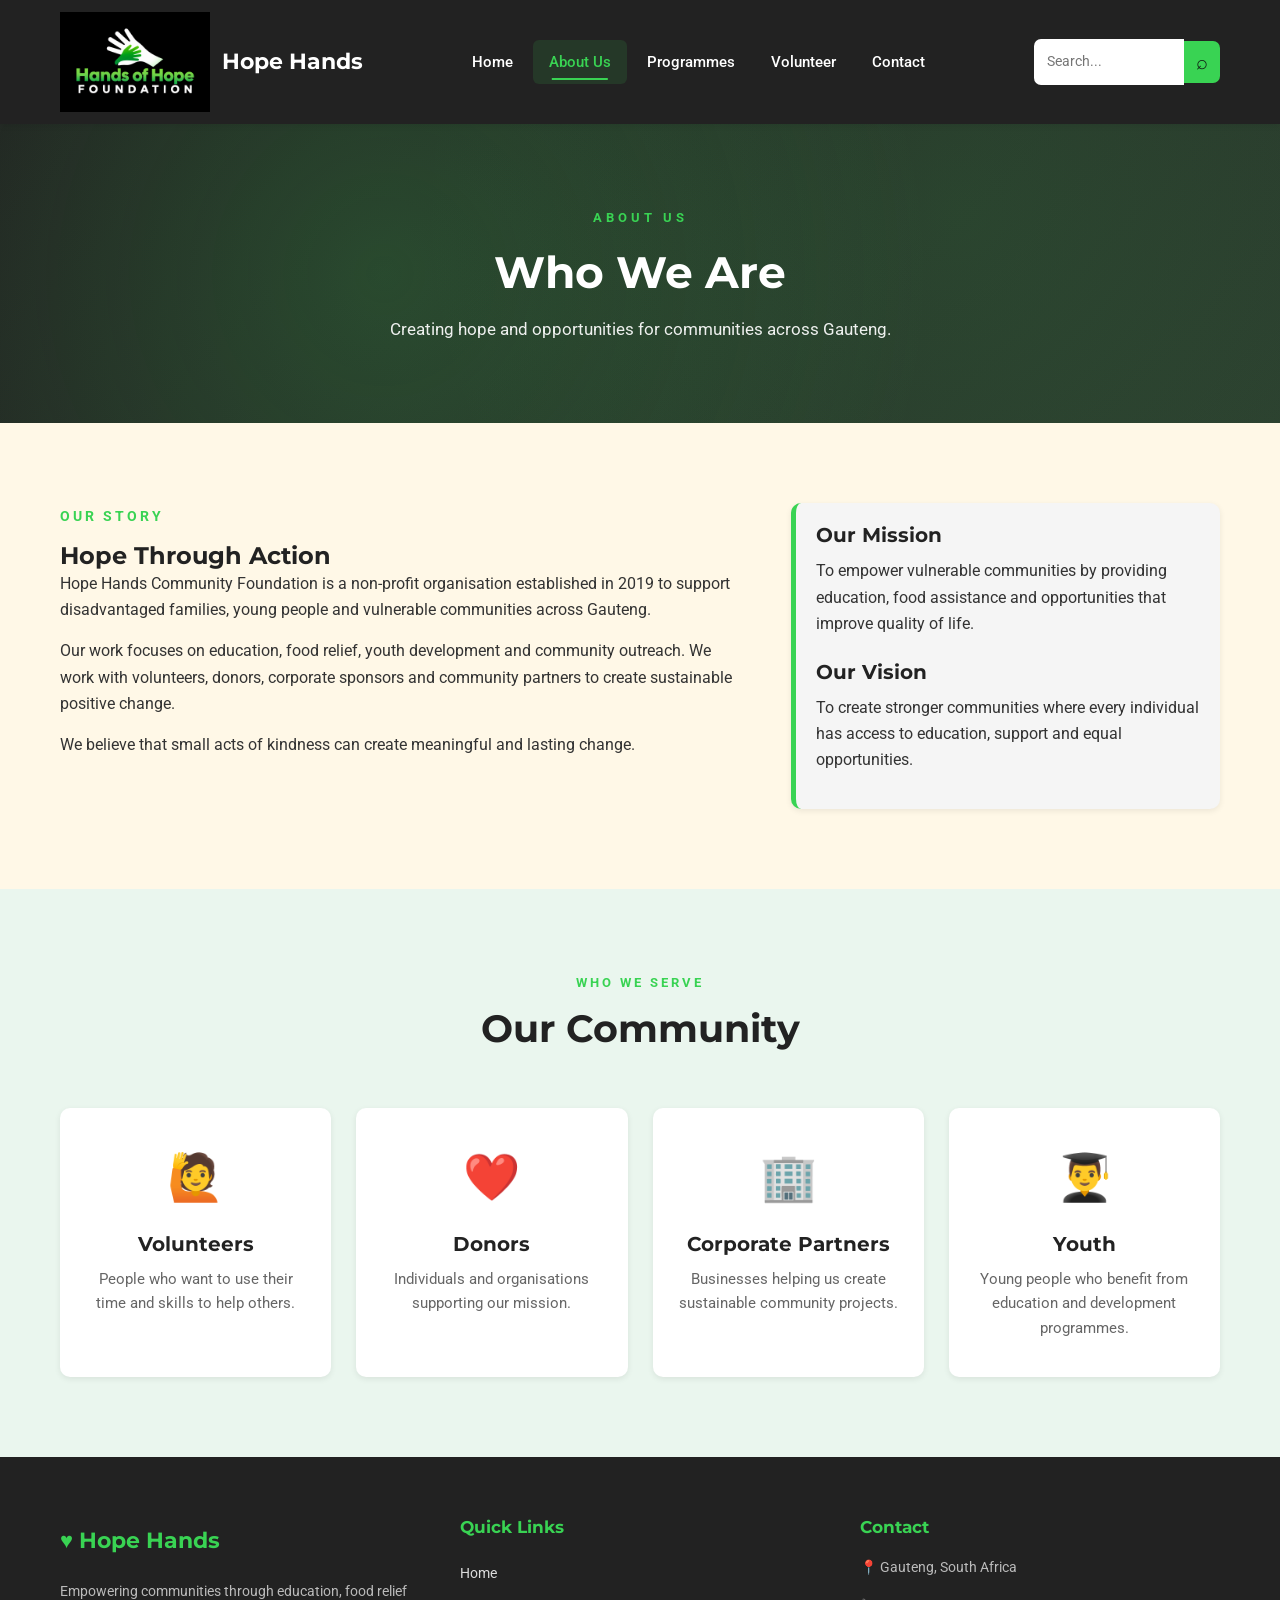
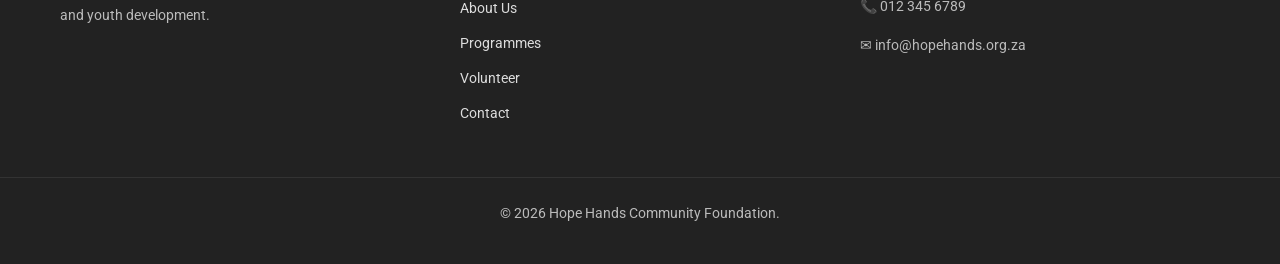
<file: about.html>
<!DOCTYPE html>
<html lang="en">

<head>

    <meta charset="UTF-8">

    <meta name="viewport" content="width=device-width, initial-scale=1.0">

    <title>About Us | Hope Hands Community Foundation</title>

    <link href="https://fonts.googleapis.com/css2?family=Montserrat:wght@500;600;700;800&family=Roboto:wght@300;400;500;700&display=swap" rel="stylesheet">

    <link rel="stylesheet" href="style.css">

    <style>
        .section-label{
            color: #39d353;
            font-weight: bold;
            font-size: 14px;
        }
        .info-box{
            background-color: #f5f5f5;
            padding: 20px;
            border-left: 5px solid #39d353;
        }
    </style>

</head>

<body>


<header class="header">

    <div class="container nav-container">

        <a href="index.html" class="logo">
            <img src="76a38eb5634f5338319b87c08accb5f3b7d0631408f3b21e25174c437a8ad491.png" alt="Hope Hands Logo">
            <span>Hope Hands</span>
        </a>

        <button class="menu-toggle" id="menuToggle">☰</button>

        <nav id="mainNav">

            <a href="index.html">Home</a>

            <a href="about.html" class="active">About Us</a>

            <a href="programmes.html">Programmes</a>

            <a href="volunteer.html">Volunteer</a>

            <a href="contact.html">Contact</a>

        </nav>
            <form class="site-search" id="siteSearchForm" role="search">
                <label class="sr-only" for="siteSearchInput">Search the website</label>
                <input type="search" id="siteSearchInput" placeholder="Search..." autocomplete="off" aria-label="Search website">
                <button type="submit" aria-label="Submit search">⌕</button>
                <div class="search-results" id="searchResults" role="status" aria-live="polite"></div>
            </form>

    </div>

</header>


<section class="page-banner">

    <div class="container">

        <span>ABOUT US</span>

        <h1 style="text-align: center;">Who We Are</h1>

        <p>
            Creating hope and opportunities for communities across Gauteng.
        </p>

    </div>

</section>


<section class="section">

    <div class="container two-column">

        <div>

            <span class="section-label">OUR STORY</span>

            <h2>Hope Through Action</h2>

            <p>
                Hope Hands Community Foundation is a non-profit organisation
                established in 2019 to support disadvantaged families,
                young people and vulnerable communities across Gauteng.
            </p>

            <p>
                Our work focuses on education, food relief, youth development
                and community outreach. We work with volunteers, donors,
                corporate sponsors and community partners to create sustainable
                positive change.
            </p>

            <p>
                We believe that small acts of kindness can create meaningful
                and lasting change.
            </p>

        </div>


        <div class="info-box">

            <h3>Our Mission</h3>

            <p>
                To empower vulnerable communities by providing education,
                food assistance and opportunities that improve quality of life.
            </p>

            <h3>Our Vision</h3>

            <p>
                To create stronger communities where every individual has
                access to education, support and equal opportunities.
            </p>

        </div>

    </div>

</section>


<section class="grey-section section">

    <div class="container">

        <div class="section-heading">

            <span>WHO WE SERVE</span>

            <h2>Our Community</h2>

        </div>


        <div class="cards">

            <div class="card">
                <div class="card-icon">🙋</div>
                <h3>Volunteers</h3>
                <p>
                    People who want to use their time and skills to help others.
                </p>
            </div>


            <div class="card">
                <div class="card-icon">❤️</div>
                <h3>Donors</h3>
                <p>
                    Individuals and organisations supporting our mission.
                </p>
            </div>


            <div class="card">
                <div class="card-icon">🏢</div>
                <h3>Corporate Partners</h3>
                <p>
                    Businesses helping us create sustainable community projects.
                </p>
            </div>


            <div class="card">
                <div class="card-icon">👨‍🎓</div>
                <h3>Youth</h3>
                <p>
                    Young people who benefit from education and development
                    programmes.
                </p>
            </div>

        </div>

    </div>

</section>


<footer>

    <div class="container footer-grid">

        <div>

            <a href="index.html" class="footer-logo">
                ♥ Hope Hands
            </a>

            <p>
                Empowering communities through education,
                food relief and youth development.
            </p>

        </div>


        <div>

            <h3>Quick Links</h3>

            <a href="index.html">Home</a>
            <a href="about.html">About Us</a>
            <a href="programmes.html">Programmes</a>
            <a href="volunteer.html">Volunteer</a>
            <a href="contact.html">Contact</a>

        </div>


        <div>

            <h3>Contact</h3>

            <p>📍 Gauteng, South Africa</p>
            <p>📞 012 345 6789</p>
            <p>✉ info@hopehands.org.za</p>

        </div>

    </div>


    <div class="copyright">

        <p>© 2026 Hope Hands Community Foundation.</p>

    </div>

</footer>


<script src="script.js"></script>
</body>
</html>
</file>
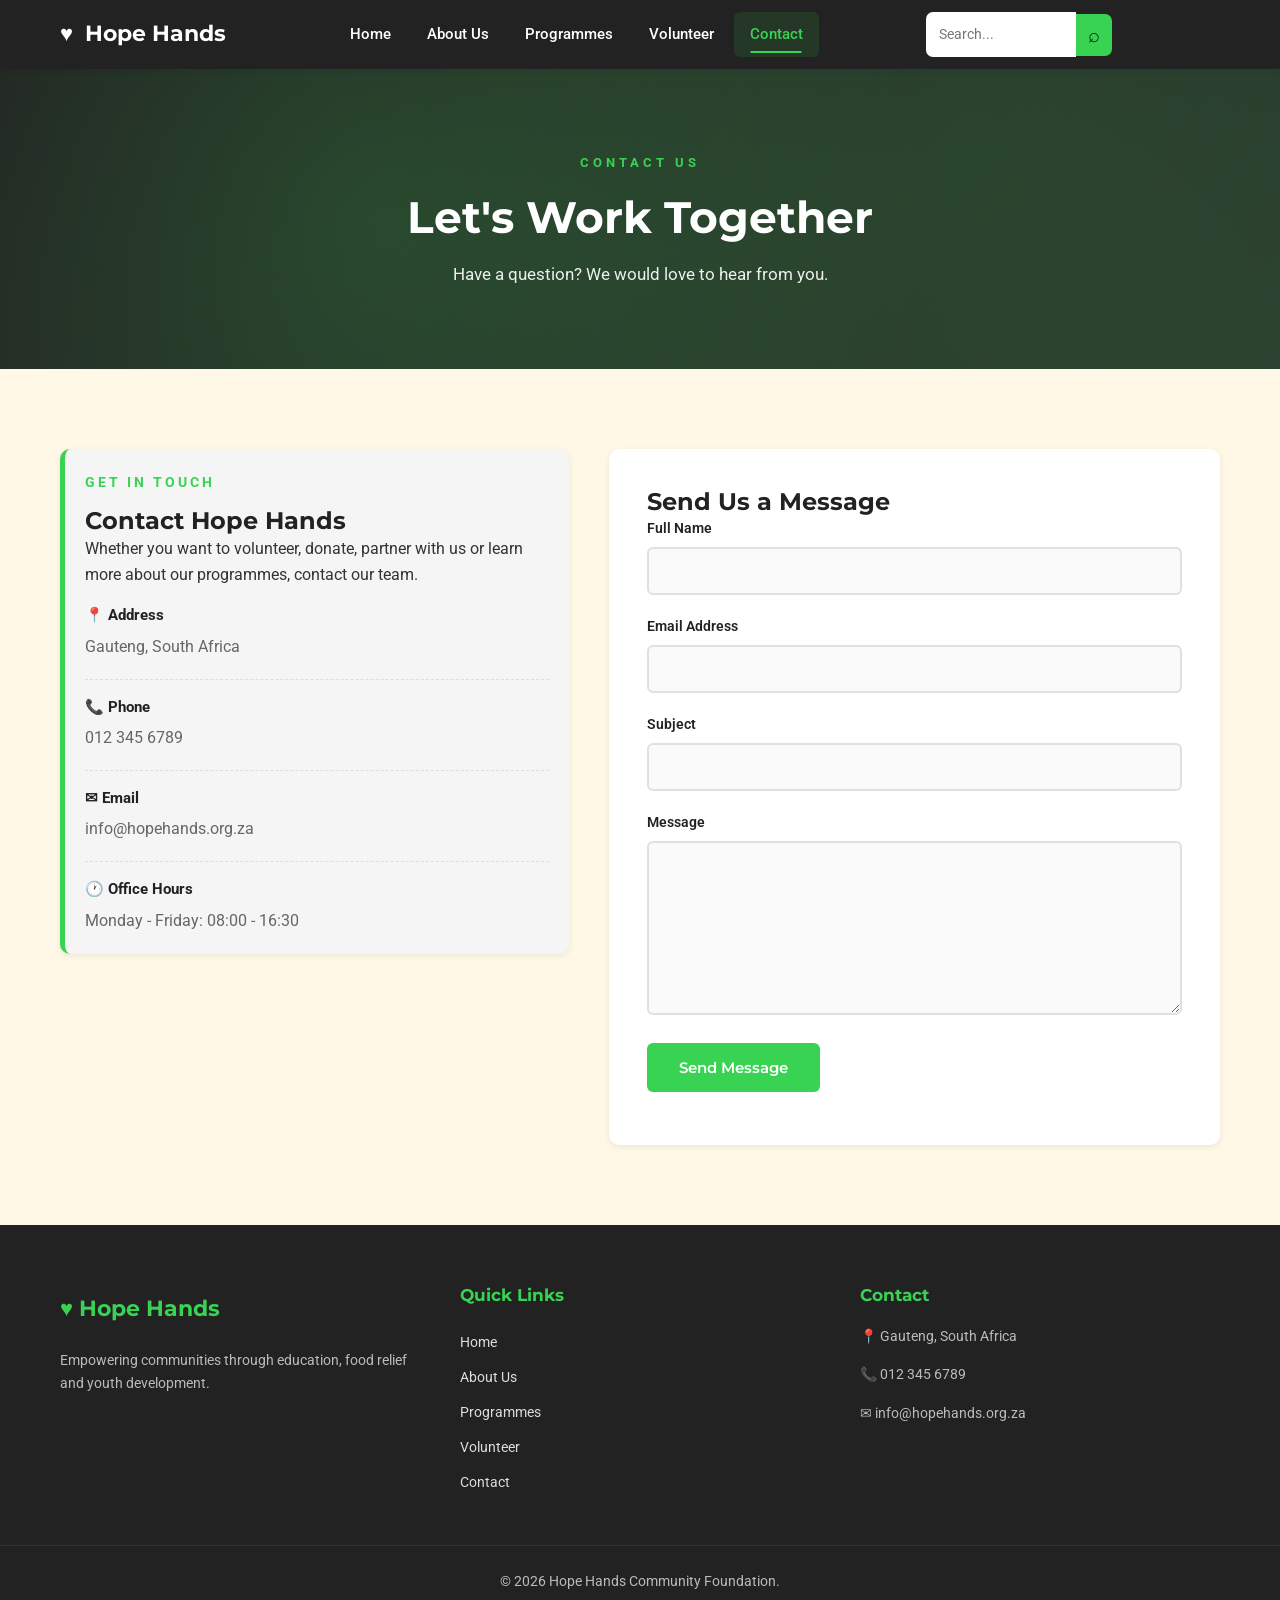
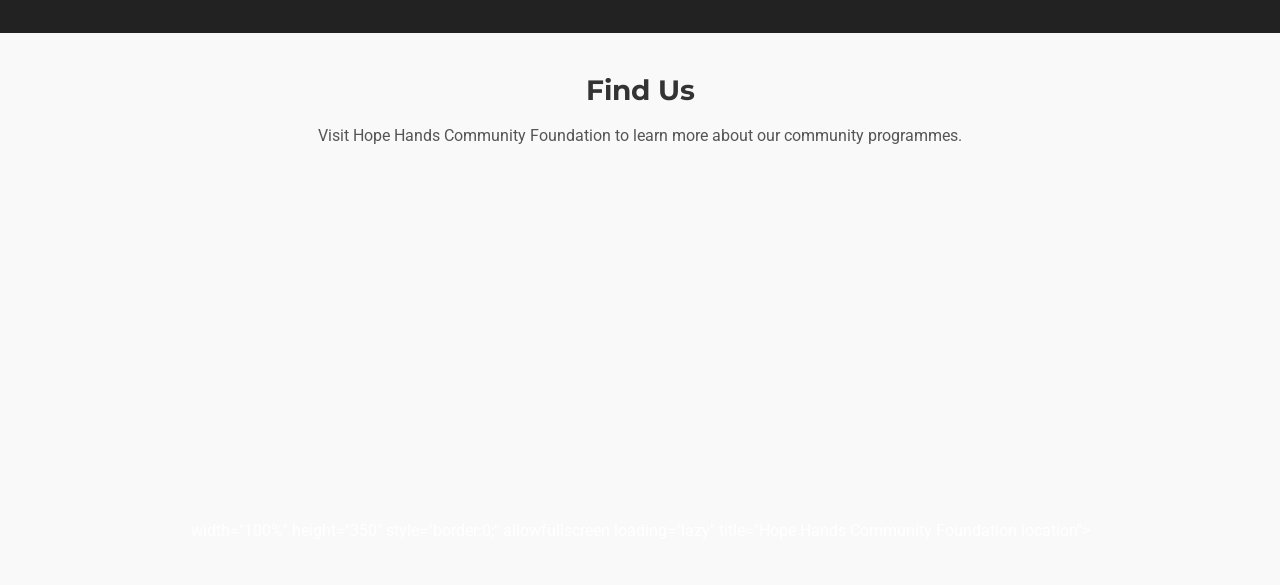
<file: contact.html>
<!DOCTYPE html>
<html lang="en">

<head>

    <meta charset="UTF-8">

    <meta name="viewport" content="width=device-width, initial-scale=1.0">

    <title>Contact | Hope Hands</title>
    <meta name="description" content="Get in touch with Hope Hands Community Foundation, a non-profit organization dedicated to supporting disadvantaged families through education, food relief, youth development, and community outreach programmes across Gauteng. Find our contact information and reach out to us for inquiries, support, or volunteer opportunities.">

    <link href="https://fonts.googleapis.com/css2?family=Montserrat:wght@500;600;700;800&family=Roboto:wght@300;400;500;700&display=swap" rel="stylesheet">

    <link rel="stylesheet" href="style.css">

    <style>
        .section-label{
            color: #39d353;
            font-weight: bold;
            font-size: 14px;
        }
        .contact-information{
            background-color: #f5f5f5;
            padding: 20px;
            border-left: 5px solid #39d353;
        }
        .contact-item{
            margin-bottom: 15px;
        }
        </style>
</head>

<body>


<header class="header">

    <div class="container nav-container">

        <a href="index.html" class="logo">
            <span class="76a38eb5634f5338319b87c08accb5f3b7d0631408f3b21e25174c437a8ad491.png">♥</span>
            Hope Hands
        </a>

        <button class="menu-toggle" id="menuToggle">☰</button>

        <nav id="mainNav">

            <a href="index.html">Home</a>

            <a href="about.html">About Us</a>

            <a href="programmes.html">Programmes</a>

            <a href="volunteer.html">Volunteer</a>

            <a href="contact.html" class="active">Contact</a>

        </nav>
            <form class="site-search" id="siteSearchForm" role="search">
                <label class="sr-only" for="siteSearchInput">Search the website</label>
                <input type="search" id="siteSearchInput" placeholder="Search..." autocomplete="off" aria-label="Search website">
                <button type="submit" aria-label="Submit search">⌕</button>
                <div class="search-results" id="searchResults" role="status" aria-live="polite"></div>
            </form>
<form id="contactForm"
action="mailto:masunginitiyani@gmail.com"
method="post"
enctype="text/plain"></form>
    </div>

</header>


<section class="page-banner">

    <div class="container">

        <span>CONTACT US</span>

        <h1>Let's Work Together</h1>

        <p>
            Have a question? We would love to hear from you.
        </p>

    </div>

</section>


<section class="section">

    <div class="container contact-grid">


        <div class="contact-information">

            <span class="section-label">GET IN TOUCH</span>

            <h2>Contact Hope Hands</h2>

            <p>
                Whether you want to volunteer, donate, partner with us
                or learn more about our programmes, contact our team.
            </p>


            <div class="contact-item">

                <strong>📍 Address</strong>

                <p>
                    Gauteng, South Africa
                </p>

            </div>


            <div class="contact-item">

                <strong>📞 Phone</strong>

                <p>
                    012 345 6789
                </p>

            </div>


            <div class="contact-item">

                <strong>✉ Email</strong>

                <p>
                    info@hopehands.org.za
                </p>

            </div>


            <div class="contact-item">

                <strong>🕐 Office Hours</strong>

                <p>
                    Monday - Friday: 08:00 - 16:30
                </p>

            </div>

        </div>


        <form id="contactForm" class="form contact-form">

    <h2>Send Us a Message</h2>

    <div class="form-group">
        <label for="contactName">Full Name</label>
        <input type="text" id="contactName" required>
    </div>

    <div class="form-group">
        <label for="contactEmail">Email Address</label>
        <input type="email" id="contactEmail" required>
    </div>

    <div class="form-group">
        <label for="contactSubject">Subject</label>
        <input type="text" id="contactSubject" required>
    </div>

    <div class="form-group">
        <label for="contactMessage">Message</label>
        <textarea id="contactMessage" rows="6" required></textarea>
    </div>

    <button class="btn btn-primary" type="submit">
        Send Message
    </button>

    <p id="contactResponse"></p>

</form>
    </div>

</section>


<footer>

    <div class="container footer-grid">

        <div>

            <a href="index.html" class="footer-logo">
                ♥ Hope Hands
            </a>

            <p>
                Empowering communities through education,
                food relief and youth development.
            </p>

        </div>


        <div>

            <h3>Quick Links</h3>

            <a href="index.html">Home</a>
            <a href="about.html">About Us</a>
            <a href="programmes.html">Programmes</a>
            <a href="volunteer.html">Volunteer</a>
            <a href="contact.html">Contact</a>

        </div>


        <div>

            <h3>Contact</h3>

            <p>📍 Gauteng, South Africa</p>
            <p>📞 012 345 6789</p>
            <p>✉ info@hopehands.org.za</p>

        </div>

    </div>


    <div class="copyright">

        <p>© 2026 Hope Hands Community Foundation.</p>

    </div>
<section id="location">

    <h2>Find Us</h2>

    <p>Visit Hope Hands Community Foundation to learn more about our community programmes.</p>



    
<iframe src="https://www.google.com/maps/embed?pb=!1m18!1m12!1m3!1d3593.4396537122816!2d28.19916507519491!3d-25.756037877355354!2m3!1f0!2f0!3f0!3m2!1i1024!2i768!4f13.1!3m3!1m2!1s0x1e956221a163fc75%3A0x46e755acd81e3139!2s164%20Rissik%20St%2C%20Sunnyside%2C%20Pretoria%2C%200002!5e0!3m2!1sen!2sza!4v1793346204005!5m2!1sen!2sza" width="600" height="450" style="border:0;" allowfullscreen="" loading="lazy" referrerpolicy="strict-origin-when-cross-origin"></iframe>
        

        width="100%"

        height="350"

        style="border:0;"

        allowfullscreen

        loading="lazy"

        title="Hope Hands Community Foundation location">

    </iframe>

</section>
</footer>

<script src="script.js"></script>

</body>
</html>
</file>
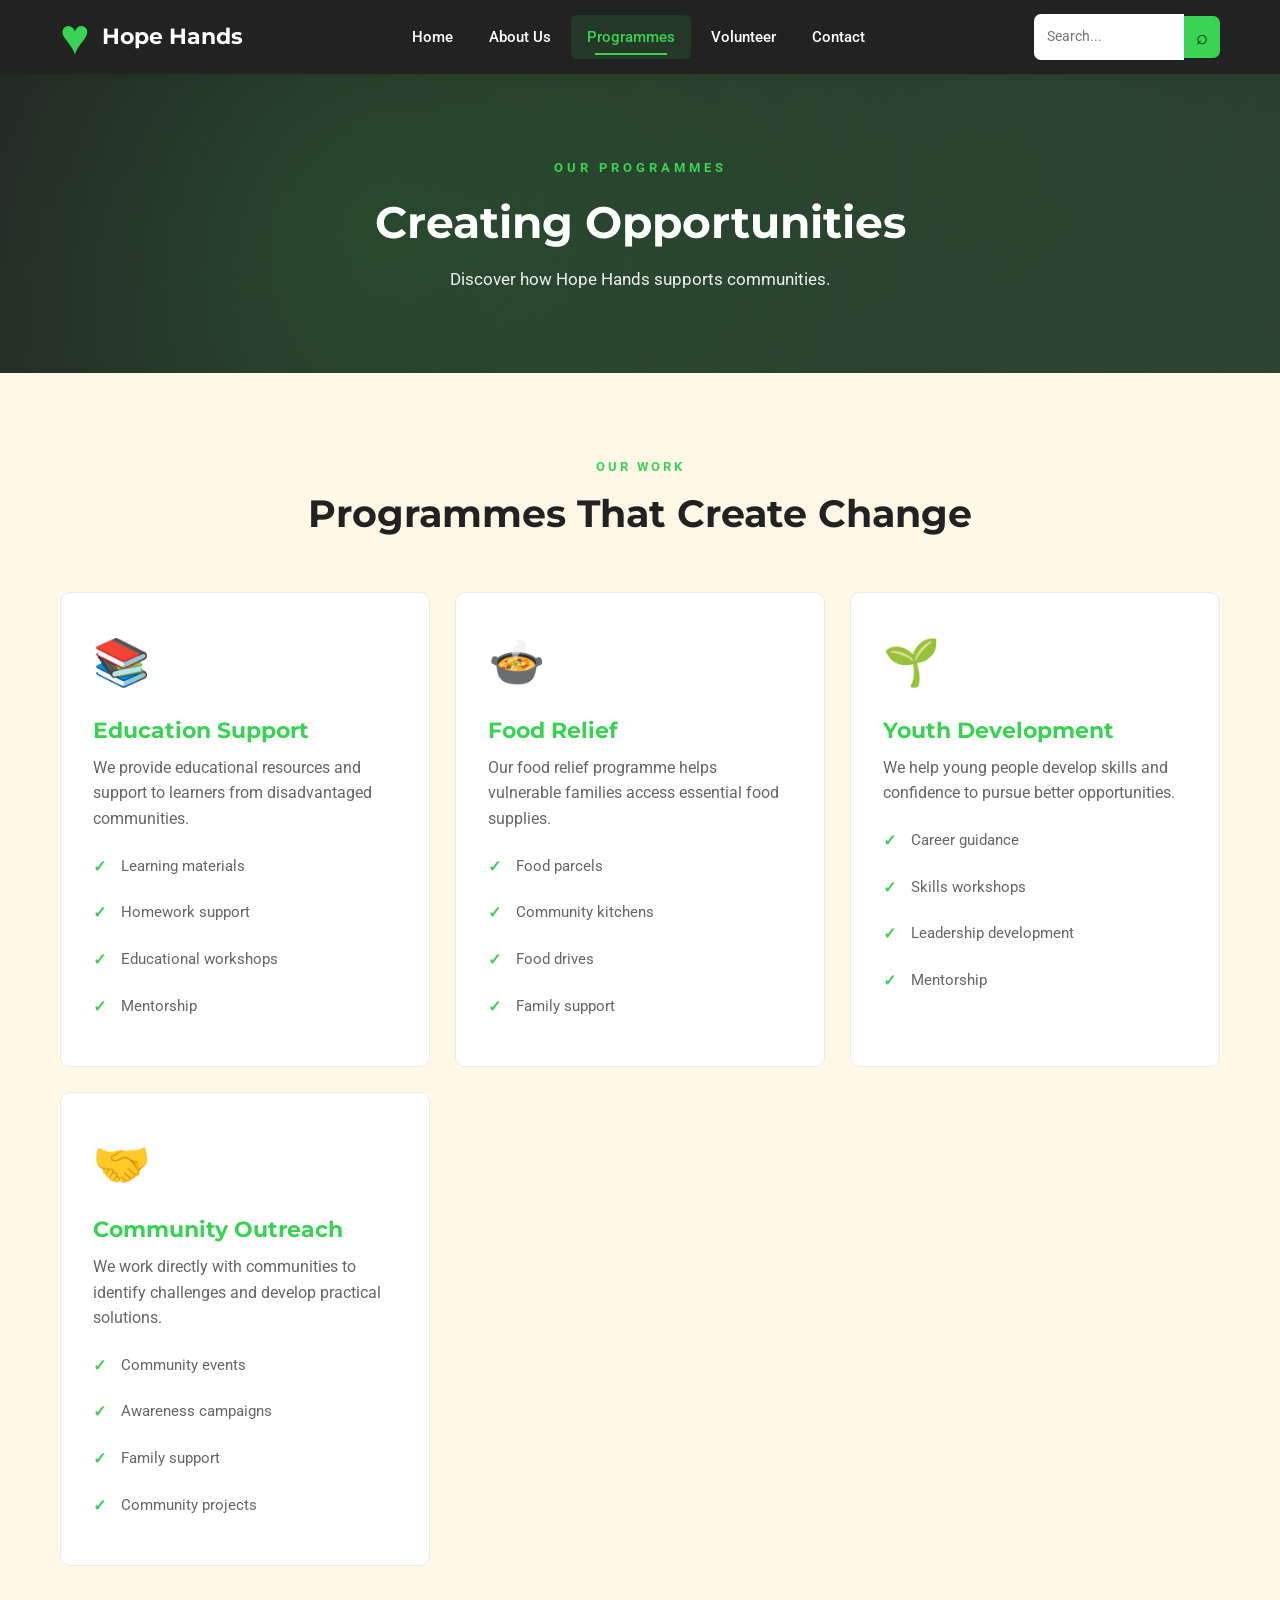
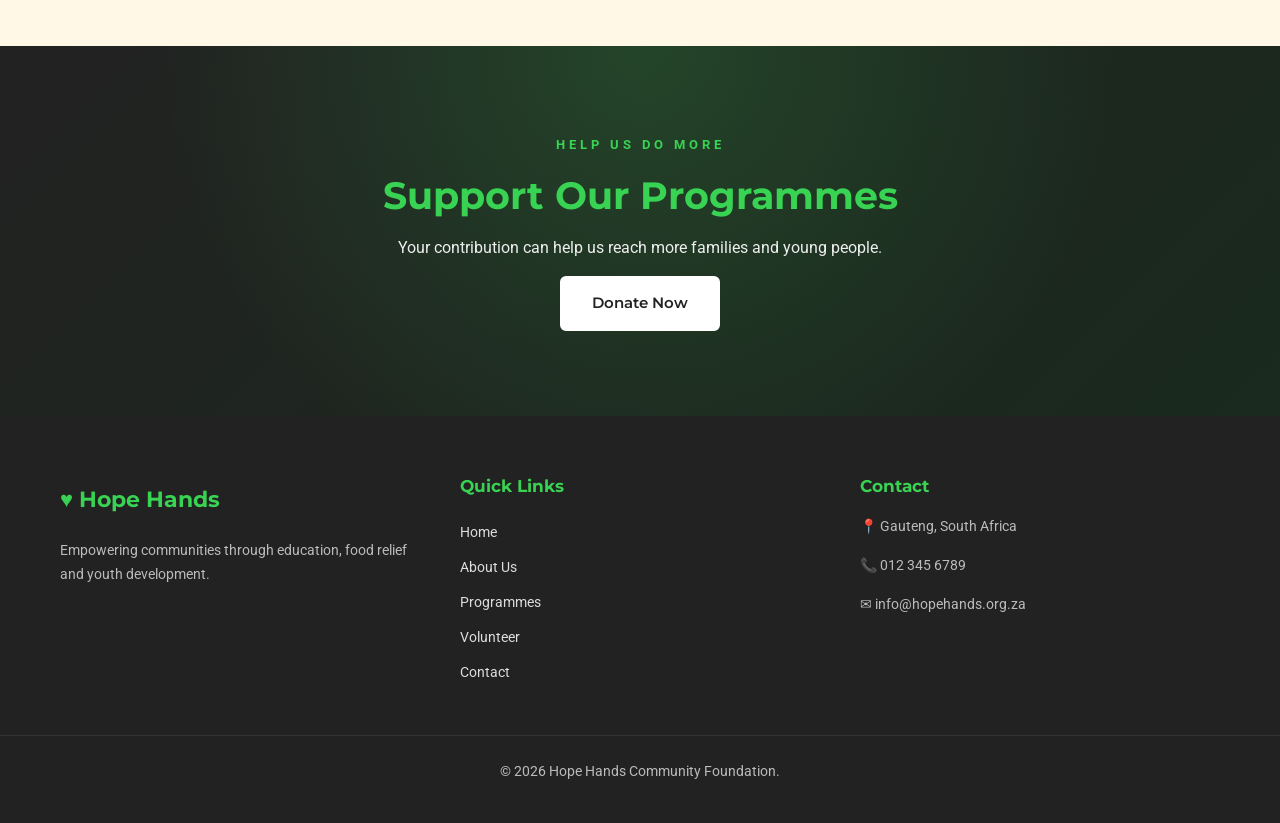
<file: programmes.html>
<!DOCTYPE html>
<html lang="en">

<head>

    <meta charset="UTF-8">

    <meta name="viewport" content="width=device-width, initial-scale=1.0">

    <title>Programmes | Hope Hands</title>

    <link href="https://fonts.googleapis.com/css2?family=Montserrat:wght@500;600;700;800&family=Roboto:wght@300;400;500;700&display=swap" rel="stylesheet">

    <link rel="stylesheet" href="style.css">

    <style> 
    .programme h2{
        margin-bottom: 10px;
    }
    .programme p{
        line-height: 1.6;
    }
    .programme li{
        margin-bottom: 8px;
    }

    </style>

</head>

<body>


<header class="header">

    <div class="container nav-container">

        <a href="index.html" class="logo">
            <span class="logo-icon">♥</span>
            Hope Hands
        </a>

        <button class="menu-toggle" id="menuToggle">☰</button>

        <nav id="mainNav">

            <a href="index.html">Home</a>

            <a href="about.html">About Us</a>

            <a href="programmes.html" class="active">Programmes</a>

            <a href="volunteer.html">Volunteer</a>

            <a href="contact.html">Contact</a>

        </nav>
            <form class="site-search" id="siteSearchForm" role="search">
                <label class="sr-only" for="siteSearchInput">Search the website</label>
                <input type="search" id="siteSearchInput" placeholder="Search..." autocomplete="off" aria-label="Search website">
                <button type="submit" aria-label="Submit search">⌕</button>
                <div class="search-results" id="searchResults" role="status" aria-live="polite"></div>
            </form>

    </div>

</header>


<section class="page-banner">

    <div class="container">

        <span>OUR PROGRAMMES</span>

        <h1>Creating Opportunities</h1>

        <p>
            Discover how Hope Hands supports communities.
        </p>

    </div>

</section>


<section class="section">

    <div class="container">

        <div class="section-heading">

            <span>OUR WORK</span>

            <h2>Programmes That Create Change</h2>

        </div>


        <div class="programme-grid">


            <article class="programme">

                <div class="programme-icon">📚</div>

                <h2 style="color: #39d353;">Education Support</h2>

                <p>
                    We provide educational resources and support to learners
                    from disadvantaged communities.
                </p>

                <ul>
                    <li>Learning materials</li>
                    <li>Homework support</li>
                    <li>Educational workshops</li>
                    <li>Mentorship</li>
                </ul>

            </article>


            <article class="programme">

                <div class="programme-icon">🍲</div>

                <h2 style="color: #39d353;">Food Relief</h2>

                <p>
                    Our food relief programme helps vulnerable families
                    access essential food supplies.
                </p>

                <ul>
                    <li>Food parcels</li>
                    <li>Community kitchens</li>
                    <li>Food drives</li>
                    <li>Family support</li>
                </ul>

            </article>


            <article class="programme">

                <div class="programme-icon">🌱</div>

                <h2 style="color: #39d353;">Youth Development</h2>

                <p>
                    We help young people develop skills and confidence
                    to pursue better opportunities.
                </p>

                <ul>
                    <li>Career guidance</li>
                    <li>Skills workshops</li>
                    <li>Leadership development</li>
                    <li>Mentorship</li>
                </ul>

            </article>


            <article class="programme">

                <div class="programme-icon">🤝</div>

                <h2 style="color: #39d353;">Community Outreach</h2>

                <p>
                    We work directly with communities to identify challenges
                    and develop practical solutions.
                </p>

                <ul>
                    <li>Community events</li>
                    <li>Awareness campaigns</li>
                    <li>Family support</li>
                    <li>Community projects</li>
                </ul>

            </article>


        </div>

    </div>

</section>


<section class="donate">

    <div class="container donate-content">

        <span>HELP US DO MORE</span>

        <h2 style="color: #39d353;">Support Our Programmes</h2>

        <p>
            Your contribution can help us reach more families and young people.
        </p>

        <a href="index.html#donate" class="btn btn-secondary">
            Donate Now
        </a>

    </div>

</section>


<footer>

    <div class="container footer-grid">

        <div>

            <a href="index.html" class="footer-logo">
                ♥ Hope Hands
            </a>

            <p>
                Empowering communities through education,
                food relief and youth development.
            </p>

        </div>


        <div>

            <h3>Quick Links</h3>

            <a href="index.html">Home</a>
            <a href="about.html">About Us</a>
            <a href="programmes.html">Programmes</a>
            <a href="volunteer.html">Volunteer</a>
            <a href="contact.html">Contact</a>

        </div>


        <div>

            <h3>Contact</h3>

            <p>📍 Gauteng, South Africa</p>
            <p>📞 012 345 6789</p>
            <p>✉ info@hopehands.org.za</p>

        </div>

    </div>


    <div class="copyright">

        <p>© 2026 Hope Hands Community Foundation.</p>

    </div>

</footer>

<script src="script.js"></script>

</body>
</html>
</file>
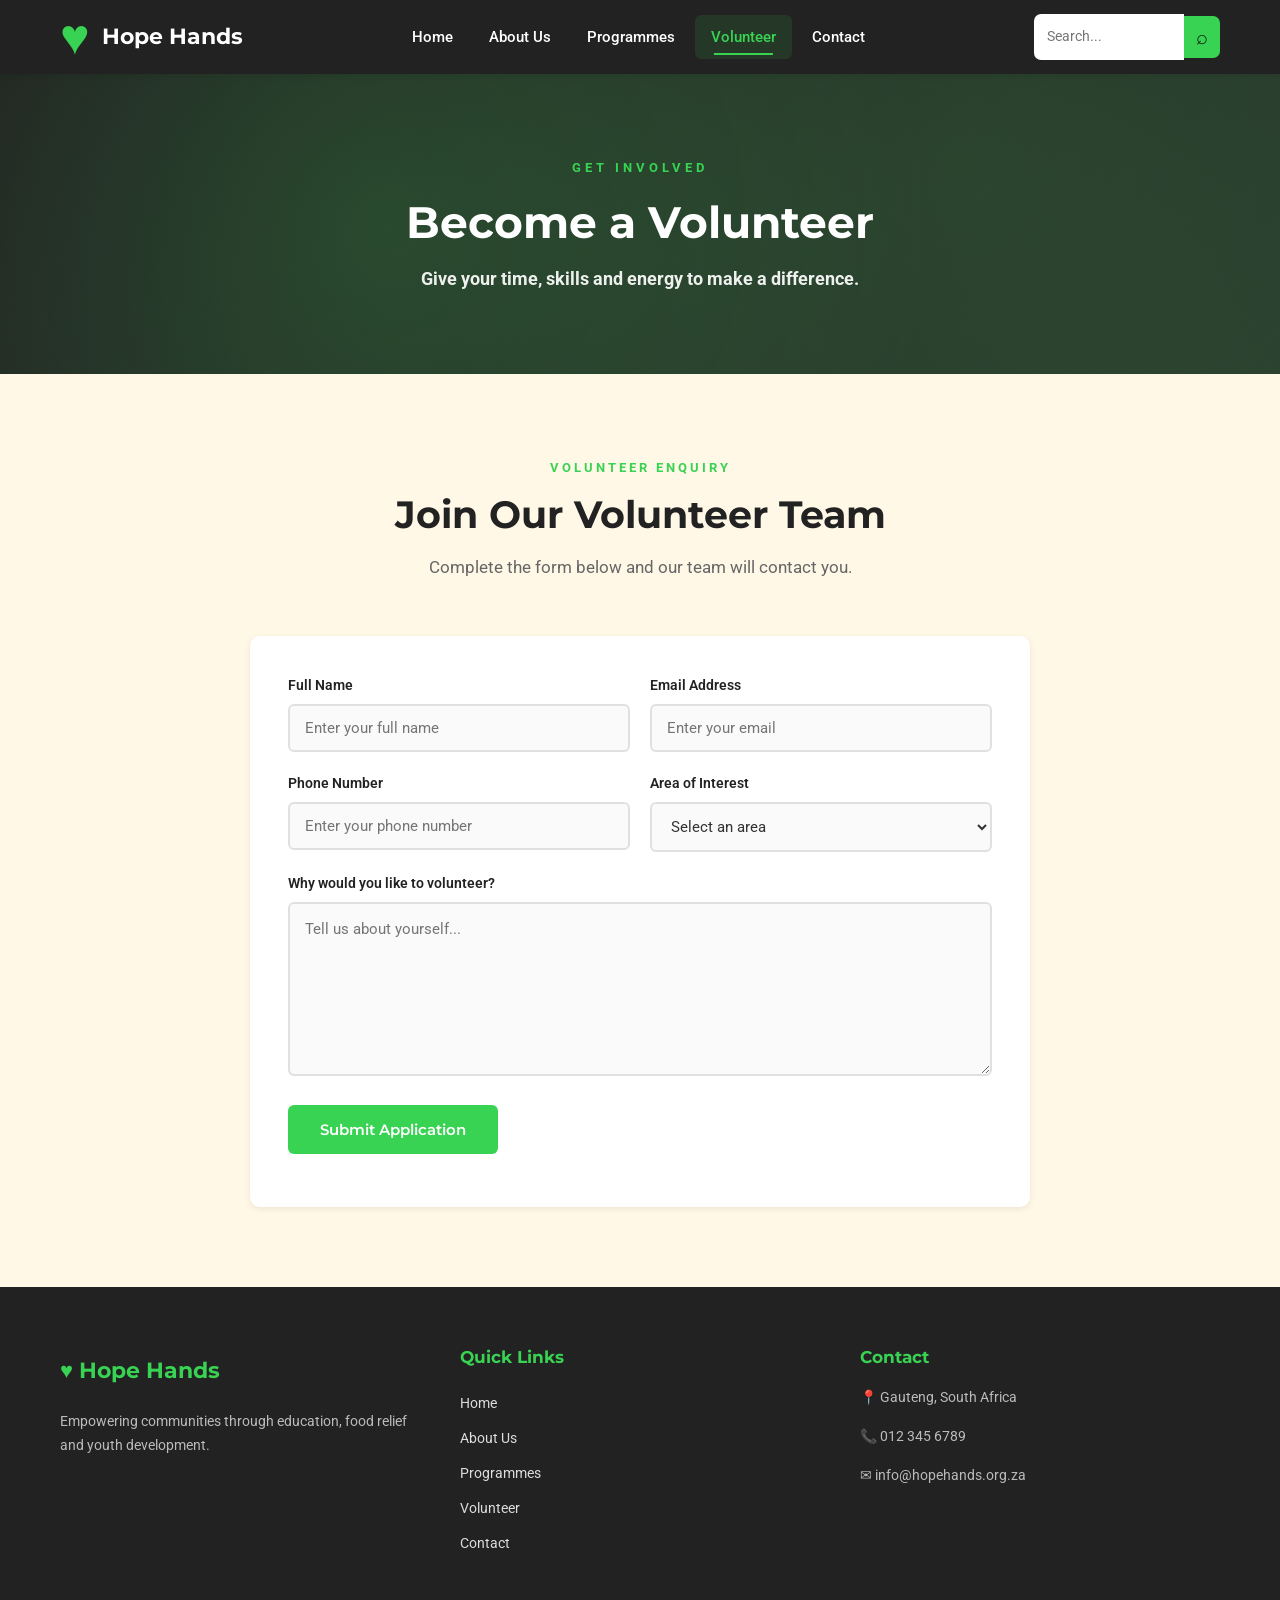
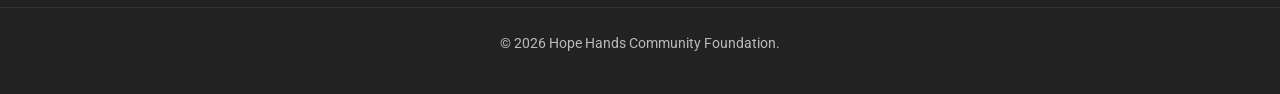
<file: volunteer.html>
<!DOCTYPE html>
<html lang="en">

<head>

    <meta charset="UTF-8">

    <meta name="viewport" content="width=device-width, initial-scale=1.0">

    <title>Volunteer | Hope Hands</title>

    <link href="https://fonts.googleapis.com/css2?family=Montserrat:wght@500;600;700;800&family=Roboto:wght@300;400;500;700&display=swap" rel="stylesheet">

    <link rel="stylesheet" href="style.css">

</head>

<body>


<header class="header">

    <div class="container nav-container">

        <a href="index.html" class="logo">
            <span class="logo-icon">♥</span>
            Hope Hands
        </a>

        <button class="menu-toggle" id="menuToggle">☰</button>

        <nav id="mainNav">

            <a href="index.html">Home</a>

            <a href="about.html">About Us</a>

            <a href="programmes.html">Programmes</a>

            <a href="volunteer.html" class="active">Volunteer</a>

            <a href="contact.html">Contact</a>

        </nav>
            <form class="site-search" id="siteSearchForm" role="search">
                <label class="sr-only" for="siteSearchInput">Search the website</label>
                <input type="search" id="siteSearchInput" placeholder="Search..." autocomplete="off" aria-label="Search website">
                <button type="submit" aria-label="Submit search">⌕</button>
                <div class="search-results" id="searchResults" role="status" aria-live="polite"></div>
            </form>

    </div>

</header>


<section class="page-banner">

    <div class="container">

        <span>GET INVOLVED</span>

        <h1>Become a Volunteer</h1>

        <p style="font-weight: bold; font-size: 18px; line-height: 1.6;">  Give your time, skills and energy to make a difference.</p>
        </p>


    </div>

</section>


<section class="section">

    <div class="container form-container">

        <div class="section-heading">

            <span>VOLUNTEER ENQUIRY</span>

            <h2>Join Our Volunteer Team</h2>

            <p>
                Complete the form below and our team will contact you.
            </p>

        </div>


        <form id="volunteerForm" class="form">

            <div class="form-row">

                <div class="form-group">

                    <label for="name">
                        Full Name
                    </label>

                    <input
                        type="text"
                        id="name"
                        placeholder="Enter your full name"
                        required
                    >

                </div>


                <div class="form-group">

                    <label for="email">
                        Email Address
                    </label>

                    <input
                        type="email"
                        id="email"
                        placeholder="Enter your email"
                        required
                    >

                </div>

            </div>


            <div class="form-row">

                <div class="form-group">

                    <label for="phone">
                        Phone Number
                    </label>

                    <input
                        type="tel"
                        id="phone"
                        placeholder="Enter your phone number"
                        required
                    >

                </div>


                <div class="form-group">

                    <label for="interest">
                        Area of Interest
                    </label>

                    <select id="interest" required>

                        <option value="">
                            Select an area
                        </option>

                        <option>
                            Education
                        </option>

                        <option>
                            Food Relief
                        </option>

                        <option>
                            Youth Development
                        </option>

                        <option>
                            Community Outreach
                        </option>

                        <option>
                            Administration
                        </option>

                    </select>

                </div>

            </div>


            <div class="form-group">

                <label for="message">
                    Why would you like to volunteer?
                </label>

                <textarea
                    id="message"
                    rows="6"
                    placeholder="Tell us about yourself..."
                    required
                ></textarea>

            </div>


            <button type="submit" class="btn btn-primary">
                Submit Application
            </button>


            <p id="volunteerMessage"></p>

        </form>

    </div>

</section>


<footer>

    <div class="container footer-grid">

        <div>

            <a href="index.html" class="footer-logo">
                ♥ Hope Hands
            </a>

            <p>
                Empowering communities through education,
                food relief and youth development.
            </p>

        </div>


        <div>

            <h3>Quick Links</h3>

            <a href="index.html">Home</a>
            <a href="about.html">About Us</a>
            <a href="programmes.html">Programmes</a>
            <a href="volunteer.html">Volunteer</a>
            <a href="contact.html">Contact</a>

        </div>


        <div>

            <h3>Contact</h3>

            <p>📍 Gauteng, South Africa</p>
            <p>📞 012 345 6789</p>
            <p>✉ info@hopehands.org.za</p>

        </div>

    </div>


    <div class="copyright">

        <p>© 2026 Hope Hands Community Foundation.</p>

    </div>

</footer>


<script src="script.js"></script>

</body>
</html>
</file>
<file: style.css>
*,
*::before,
*::after {
    margin: 0;
    padding: 0;
    box-sizing: border-box;
}

:root {
    --primary: #39d353;
    --primary-dark: #2c974b;
    --primary-light: #eafbea;
    --dark: #1a1a1a;
    --dark-2: #222;
    --dark-3: #2c3e2f;
    --text: #333;
    --text-light: #666;
    --text-lighter: #999;
    --grey: #f5f5f5;
    --grey-2: #eaf6ee;
    --cream: #fff8e7;
    --white: #ffffff;
    --danger: #e74c3c;
    --warning: #f39c12;
    --success: #27ae60;

    --shadow-sm: 0 2px 6px rgba(0, 0, 0, 0.08);
    --shadow-md: 0 6px 20px rgba(0, 0, 0, 0.12);
    --shadow-lg: 0 12px 40px rgba(0, 0, 0, 0.18);
    --shadow-xl: 0 20px 60px rgba(0, 0, 0, 0.28);

    --radius: 10px;
    --radius-sm: 6px;
    --radius-lg: 16px;
    --transition: all 0.3s cubic-bezier(0.4, 0, 0.2, 1);
    --transition-fast: all 0.15s ease;
    --transition-slow: all 0.6s cubic-bezier(0.4, 0, 0.2, 1);
}

html {
    scroll-behavior: smooth;
    -webkit-text-size-adjust: 100%;
}

body {
    font-family: 'Roboto', sans-serif;
    line-height: 1.65;
    color: var(--text);
    background: var(--white);
    overflow-x: hidden;
    min-height: 100vh;
    opacity: 0;
    animation: pageFadeIn 0.5s ease forwards;
}

body.page-loaded { opacity: 1; }

@keyframes pageFadeIn {
    from { opacity: 0; transform: translateY(6px); }
    to   { opacity: 1; transform: translateY(0); }
}

h1, h2, h3, h4, h5, h6 {
    font-family: 'Montserrat', sans-serif;
    line-height: 1.25;
    color: var(--dark-2);
    font-weight: 700;
}

p { margin-bottom: 15px; }

a {
    text-decoration: none;
    color: inherit;
    transition: var(--transition-fast);
}

img {
    max-width: 100%;
    height: auto;
    display: block;
}

button, input, textarea, select {
    font-family: inherit;
}

::selection {
    background: var(--primary);
    color: var(--white);
}

.container {
    max-width: 1200px;
    margin: 0 auto;
    padding: 0 20px;
}


#hhScrollProgress {
    position: fixed;
    top: 0;
    left: 0;
    height: 4px;
    background: linear-gradient(90deg, var(--primary), var(--primary-dark));
    width: 0%;
    z-index: 10001;
    transition: width 0.1s linear;
    box-shadow: 0 0 8px rgba(57,211,83,0.6);
}


.header {
    background: var(--dark-2);
    padding: 12px 0;
    position: sticky;
    top: 0;
    z-index: 1000;
    box-shadow: var(--shadow-sm);
    transition: var(--transition);
}

.header.scrolled {
    box-shadow: 0 6px 24px rgba(0,0,0,0.35);
    padding: 8px 0;
}

.nav-container {
    display: flex;
    justify-content: space-between;
    align-items: center;
    flex-wrap: wrap;
    gap: 15px;
}

.logo {
    display: flex;
    align-items: center;
    gap: 12px;
    color: var(--white);
    font-family: 'Montserrat', sans-serif;
    font-weight: 700;
    font-size: 22px;
    transition: var(--transition);
    flex-shrink: 0;
}

.logo:hover {
    color: var(--primary);
    transform: scale(1.03);
}

.logo img {
    height: 100px;
    width: auto;
}

.logo-icon {
    color: var(--primary);
    font-size: 50px;
    line-height: 1;
    display: inline-block;
    animation: heartbeat 2s infinite;
}

@keyframes heartbeat {
    0%, 40%, 80%, 100% { transform: scale(1); }
    20%, 60% { transform: scale(1.15); }
}

nav {
    display: flex;
    align-items: center;
    gap: 4px;
}

nav a {
    color: var(--white);
    padding: 10px 16px;
    font-weight: 500;
    border-radius: var(--radius-sm);
    transition: var(--transition);
    font-size: 15px;
    white-space: nowrap;
    position: relative;
}

nav a::after {
    content: '';
    position: absolute;
    bottom: 4px;
    left: 50%;
    transform: translateX(-50%);
    width: 0;
    height: 2px;
    background: var(--primary);
    transition: width 0.3s ease;
}

nav a:hover::after,
nav a.active::after { width: 60%; }

nav a:hover,
nav a.active {
    color: var(--primary);
    background: rgba(57, 211, 83, 0.12);
}

.menu-toggle {
    display: none;
    background: transparent;
    color: var(--white);
    border: 2px solid rgba(255,255,255,0.15);
    font-size: 22px;
    cursor: pointer;
    padding: 6px 14px;
    border-radius: var(--radius-sm);
    transition: var(--transition);
}

.menu-toggle:hover {
    background: rgba(255,255,255,0.1);
    border-color: var(--primary);
    color: var(--primary);
}

/* ================================================================
   SECTION 4: BUTTONS
   ================================================================ */
.btn {
    display: inline-flex;
    align-items: center;
    justify-content: center;
    gap: 8px;
    padding: 13px 30px;
    border-radius: var(--radius-sm);
    font-weight: 600;
    font-family: 'Montserrat', sans-serif;
    cursor: pointer;
    border: 2px solid transparent;
    transition: var(--transition);
    font-size: 15px;
    position: relative;
    overflow: hidden;
    user-select: none;
}

.btn::after {
    content: '';
    position: absolute;
    top: 50%;
    left: 50%;
    width: 0;
    height: 0;
    background: rgba(255,255,255,0.35);
    border-radius: 50%;
    transform: translate(-50%, -50%);
    transition: width 0.5s, height 0.5s;
}

.btn:active::after {
    width: 400px;
    height: 400px;
    transition: width 0s, height 0s;
}

.btn-primary {
    background: var(--primary);
    color: var(--white);
}

.btn-primary:hover {
    background: var(--primary-dark);
    transform: translateY(-3px);
    box-shadow: 0 8px 24px rgba(57, 211, 83, 0.4);
}

.btn-secondary {
    background: var(--white);
    color: var(--dark-2);
    border-color: var(--white);
}

.btn-secondary:hover {
    background: transparent;
    color: var(--white);
    transform: translateY(-3px);
}

.btn:disabled {
    opacity: 0.65;
    cursor: not-allowed;
    transform: none !important;
}

.btn.loading {
    pointer-events: none;
    position: relative;
    color: transparent !important;
}

.btn.loading::before {
    content: '';
    position: absolute;
    width: 20px;
    height: 20px;
    border: 3px solid rgba(255,255,255,0.4);
    border-top-color: #fff;
    border-radius: 50%;
    animation: spin 0.7s linear infinite;
}

@keyframes spin {
    to { transform: rotate(360deg); }
}


.hero {
    background: linear-gradient(rgba(0,0,0,0.65), rgba(0,0,0,0.65)), var(--dark-2);
    min-height: 620px;
    display: flex;
    align-items: center;
    justify-content: center;
    text-align: center;
    color: var(--white);
    padding: 80px 20px;
    position: relative;
    overflow: hidden;
}

.hero::before {
    content: '';
    position: absolute;
    inset: 0;
    background: radial-gradient(circle at 20% 40%, rgba(57,211,83,0.18), transparent 55%),
                radial-gradient(circle at 80% 70%, rgba(57,211,83,0.12), transparent 55%);
    animation: heroGlow 8s ease-in-out infinite alternate;
}

@keyframes heroGlow {
    from { opacity: 0.7; }
    to   { opacity: 1; }
}

.hero-content {
    position: relative;
    z-index: 1;
    max-width: 850px;
    animation: fadeInUp 0.9s ease both;
}

.hero-small {
    display: inline-block;
    color: var(--primary);
    font-weight: 700;
    letter-spacing: 4px;
    margin-bottom: 20px;
    font-size: 13px;
}

.hero h1 {
    color: var(--white);
    font-size: clamp(32px, 5.5vw, 58px);
    margin-bottom: 22px;
    line-height: 1.15;
}

.hero h1 span { color: var(--primary); }

.hero p {
    font-size: clamp(16px, 1.6vw, 19px);
    margin-bottom: 32px;
    opacity: 0.95;
    max-width: 700px;
    margin-left: auto;
    margin-right: auto;
}

.hero-buttons {
    display: flex;
    gap: 15px;
    justify-content: center;
    flex-wrap: wrap;
}

/* ================================================================
   SECTION 6: PAGE BANNER
   ================================================================ */
.page-banner {
    background: linear-gradient(135deg, var(--dark-2) 0%, var(--dark-3) 100%);
    color: var(--white);
    padding: 80px 20px;
    text-align: center;
    position: relative;
    overflow: hidden;
}

.page-banner::before {
    content: '';
    position: absolute;
    inset: 0;
    background: radial-gradient(circle at 30% 50%, rgba(57,211,83,0.18), transparent 60%),
                radial-gradient(circle at 75% 30%, rgba(57,211,83,0.10), transparent 55%);
}

.page-banner .container { position: relative; z-index: 1; }

.page-banner span {
    color: var(--primary);
    font-weight: 700;
    letter-spacing: 4px;
    font-size: 13px;
    display: inline-block;
}

.page-banner h1 {
    color: var(--white);
    font-size: clamp(28px, 4.5vw, 44px);
    margin: 15px 0;
}

.page-banner p {
    max-width: 700px;
    margin: 0 auto;
    opacity: 0.92;
    font-size: 17px;
}

.section {
    padding: 80px 0;
    background: var(--cream);
}

.grey-section { background: var(--grey-2); }

.section-heading {
    text-align: center;
    margin-bottom: 55px;
    max-width: 800px;
    margin-left: auto;
    margin-right: auto;
}

.section-heading > span,
.section-label {
    display: inline-block;
    color: var(--primary);
    font-weight: 700;
    letter-spacing: 3px;
    font-size: 13px;
    margin-bottom: 12px;
    text-transform: uppercase;
}

.section-heading h2 {
    font-size: clamp(26px, 3.5vw, 38px);
    margin-bottom: 15px;
}

.section-heading p {
    color: var(--text-light);
    font-size: 17px;
    max-width: 700px;
    margin: 0 auto;
}

.section-heading.light h2,
.section-heading.light p { color: var(--white); }

/* ================================================================
   SECTION 8: CARDS
   ================================================================ */
.cards {
    display: grid;
    grid-template-columns: repeat(auto-fit, minmax(240px, 1fr));
    gap: 25px;
}

.card {
    background: var(--white);
    padding: 32px 26px;
    border-radius: var(--radius);
    box-shadow: var(--shadow-sm);
    text-align: center;
    transition: var(--transition);
    border-bottom: 4px solid transparent;
    position: relative;
    overflow: hidden;
}

.card::before {
    content: '';
    position: absolute;
    top: 0;
    left: 0;
    right: 0;
    height: 4px;
    background: var(--primary);
    transform: scaleX(0);
    transform-origin: left;
    transition: transform 0.4s ease;
}

.card:hover {
    transform: translateY(-8px);
    box-shadow: var(--shadow-lg);
}

.card:hover::before { transform: scaleX(1); }

.card-icon {
    font-size: 46px;
    margin-bottom: 16px;
    display: inline-block;
    transition: transform 0.4s ease;
}

.card:hover .card-icon { transform: scale(1.15) rotate(-5deg); }

.card img {
    border-radius: var(--radius-sm);
    margin-bottom: 16px;
    width: 100%;
    height: 210px;
    object-fit: cover;
}

.card h3 {
    margin-bottom: 10px;
    font-size: 20px;
}

.card p { color: var(--text-light); font-size: 15px; margin-bottom: 0; }

/* ================================================================
   SECTION 9: TWO COLUMN LAYOUT
   ================================================================ */
.two-column {
    display: grid;
    grid-template-columns: 1.6fr 1fr;
    gap: 45px;
    align-items: start;
}

.info-box {
    background: var(--grey-2);
    padding: 32px;
    border-radius: var(--radius);
    border-left: 5px solid var(--primary);
    box-shadow: var(--shadow-sm);
}

.info-box h3 {
    margin: 22px 0 10px;
    font-size: 20px;
}

.info-box h3:first-child { margin-top: 0; }

/* ================================================================
   SECTION 10: PROGRAMMES
   ================================================================ */
.programme-grid {
    display: grid;
    grid-template-columns: repeat(auto-fit, minmax(300px, 1fr));
    gap: 25px;
}

.programme {
    background: var(--white);
    padding: 32px;
    border-radius: var(--radius);
    border: 1px solid #eaeaea;
    transition: var(--transition);
    position: relative;
}

.programme:hover {
    box-shadow: var(--shadow-md);
    transform: translateY(-5px);
    border-color: var(--primary);
}

.programme-icon {
    font-size: 46px;
    margin-bottom: 16px;
    display: inline-block;
    transition: transform 0.4s ease;
}

.programme:hover .programme-icon { transform: scale(1.15) rotate(6deg); }

.programme h2 {
    font-size: 22px;
    margin-bottom: 12px;
    color: var(--primary);
}

.programme p { color: var(--text-light); }

.programme ul {
    list-style: none;
    margin-top: 15px;
    padding: 0;
}

.programme li {
    padding: 7px 0 7px 28px;
    position: relative;
    color: var(--text-light);
    font-size: 15px;
}

.programme li::before {
    content: '✓';
    position: absolute;
    left: 0;
    color: var(--primary);
    font-weight: 700;
    font-size: 16px;
}

/* ================================================================
   SECTION 11: IMPACT & STATS
   ================================================================ */
.impact {
    background: linear-gradient(135deg, var(--dark-2), var(--dark-3));
    color: var(--white);
    padding: 80px 0;
    position: relative;
    overflow: hidden;
}

.impact::before {
    content: '';
    position: absolute;
    inset: 0;
    background: radial-gradient(circle at 70% 50%, rgba(57,211,83,0.15), transparent 60%);
}

.impact .container { position: relative; z-index: 1; }

.stats {
    display: grid;
    grid-template-columns: repeat(auto-fit, minmax(170px, 1fr));
    gap: 25px;
    text-align: center;
}

.stat {
    padding: 25px 15px;
    border-radius: var(--radius);
    transition: var(--transition);
}

.stat:hover {
    background: rgba(255,255,255,0.06);
    transform: translateY(-4px);
}

.counter {
    font-size: clamp(34px, 4.5vw, 48px);
    font-weight: 800;
    color: var(--primary);
    display: block;
    margin-bottom: 8px;
    font-family: 'Montserrat', sans-serif;
}

.stat span {
    font-size: 15px;
    opacity: 0.9;
    letter-spacing: 0.5px;
}

.events { display: grid; gap: 20px; }

.event {
    display: flex;
    gap: 25px;
    background: var(--white);
    padding: 26px;
    border-radius: var(--radius);
    box-shadow: var(--shadow-sm);
    transition: var(--transition);
    border-left: 4px solid var(--primary);
    align-items: center;
}

.event:hover {
    transform: translateX(8px);
    box-shadow: var(--shadow-md);
}

.event-date {
    background: var(--primary);
    color: var(--white);
    padding: 16px 20px;
    border-radius: var(--radius-sm);
    text-align: center;
    min-width: 84px;
    flex-shrink: 0;
}

.event-date strong {
    display: block;
    font-size: 28px;
    line-height: 1;
    font-family: 'Montserrat', sans-serif;
}

.event-date span {
    font-size: 12px;
    font-weight: 700;
    letter-spacing: 1px;
}

.event h3 { margin-bottom: 8px; font-size: 19px; }

.event p {
    color: var(--text-light);
    margin-bottom: 4px;
    font-size: 14px;
}

/* ================================================================
   SECTION 13: VOLUNTEER CTA
   ================================================================ */
.volunteer-section { background: var(--white); }

.volunteer-box {
    display: flex;
    justify-content: space-between;
    align-items: center;
    gap: 35px;
    background: linear-gradient(135deg, var(--grey-2), #d4ecdb);
    padding: 55px 50px;
    border-radius: var(--radius);
    flex-wrap: wrap;
    position: relative;
    overflow: hidden;
}

.volunteer-box::before {
    content: '♥';
    position: absolute;
    right: 30px;
    bottom: -30px;
    font-size: 180px;
    color: rgba(57,211,83,0.08);
    line-height: 1;
}

.volunteer-box > div { position: relative; z-index: 1; }

.volunteer-box h2 {
    margin: 10px 0 15px;
    font-size: clamp(22px, 3vw, 30px);
}

/* ================================================================
   SECTION 14: DONATE
   ================================================================ */
.donate {
    background: linear-gradient(135deg, var(--dark-2), #1a2a1d);
    color: var(--white);
    padding: 85px 20px;
    text-align: center;
    position: relative;
    overflow: hidden;
}

.donate::before {
    content: '';
    position: absolute;
    inset: 0;
    background: radial-gradient(circle at 50% 0%, rgba(57,211,83,0.18), transparent 65%);
}

.donate-content {
    max-width: 780px;
    margin: 0 auto;
    position: relative;
    z-index: 1;
}

.donate-content > span {
    color: var(--primary);
    font-weight: 700;
    letter-spacing: 4px;
    font-size: 13px;
}

.donate h2 {
    color: var(--white);
    font-size: clamp(26px, 3.5vw, 38px);
    margin: 15px 0;
}

.donate p { opacity: 0.92; }

.donation-buttons {
    display: flex;
    gap: 14px;
    justify-content: center;
    flex-wrap: wrap;
    margin-top: 28px;
}

.donation-buttons button {
    background: var(--primary);
    color: var(--white);
    border: 2px solid var(--primary);
    padding: 13px 30px;
    border-radius: var(--radius-sm);
    font-weight: 700;
    cursor: pointer;
    transition: var(--transition);
    font-family: 'Montserrat', sans-serif;
    font-size: 15px;
}

.donation-buttons button:hover {
    background: transparent;
    color: var(--primary);
    transform: translateY(-3px);
    box-shadow: 0 8px 24px rgba(57,211,83,0.35);
}

.donation-buttons button:disabled {
    opacity: 0.5;
    cursor: not-allowed;
    transform: none;
}

#donationMessage {
    margin-top: 22px;
    font-weight: 600;
    color: var(--primary);
    min-height: 26px;
    font-size: 16px;
}

/* Custom amount input */
.custom-amount {
    display: flex;
    gap: 10px;
    justify-content: center;
    margin-top: 20px;
    flex-wrap: wrap;
}

.custom-amount input {
    padding: 13px 18px;
    border: 2px solid var(--primary);
    border-radius: var(--radius-sm);
    font-size: 15px;
    background: rgba(255,255,255,0.08);
    color: var(--white);
    min-width: 200px;
}

.custom-amount input::placeholder { color: rgba(255,255,255,0.5); }

.custom-amount input:focus {
    outline: none;
    background: rgba(255,255,255,0.15);
}


.form {
    background: var(--white);
    padding: 38px;
    border-radius: var(--radius);
    box-shadow: var(--shadow-sm);
}

.form-container { max-width: 820px; margin: 0 auto; }

.form-row {
    display: grid;
    grid-template-columns: 1fr 1fr;
    gap: 20px;
}

.form-group {
    margin-bottom: 20px;
    position: relative;
}

.form-group label {
    display: block;
    margin-bottom: 7px;
    font-weight: 600;
    font-size: 14px;
    color: var(--dark-2);
}

.form-group label .required {
    color: var(--danger);
    margin-left: 3px;
}

.form-group input,
.form-group textarea,
.form-group select {
    width: 100%;
    padding: 13px 15px;
    border: 2px solid #e0e0e0;
    border-radius: var(--radius-sm);
    font-size: 15px;
    transition: var(--transition);
    background: #fafafa;
    color: var(--text);
}

.form-group input:hover,
.form-group textarea:hover,
.form-group select:hover {
    border-color: #c8c8c8;
}

.form-group input:focus,
.form-group textarea:focus,
.form-group select:focus {
    border-color: var(--primary);
    background: var(--white);
    outline: none;
    box-shadow: 0 0 0 4px rgba(57,211,83,0.15);
}

.form-group input.valid,
.form-group textarea.valid,
.form-group select.valid {
    border-color: var(--success);
    background: #f4fbf6;
}

.form-group input.error,
.form-group textarea.error,
.form-group select.error {
    border-color: var(--danger) !important;
    background: #fff5f5 !important;
    animation: hhShake 0.4s;
}

@keyframes hhShake {
    0%, 100% { transform: translateX(0); }
    25% { transform: translateX(-6px); }
    75% { transform: translateX(6px); }
}

.form-group textarea {
    resize: vertical;
    min-height: 130px;
    line-height: 1.6;
}

.form-group .error-text {
    color: var(--danger);
    font-size: 13px;
    margin-top: 5px;
    display: block;
    font-weight: 500;
}

.form-group .error-text:empty { display: none; }

/* Character counter */
.char-counter {
    position: absolute;
    right: 12px;
    bottom: -18px;
    font-size: 12px;
    color: var(--text-lighter);
    font-weight: 500;
}

.char-counter.warning { color: var(--warning); }
.char-counter.danger  { color: var(--danger); }

/* Form messages */
.form-message {
    margin-top: 20px;
    padding: 14px 18px;
    border-radius: var(--radius-sm);
    font-weight: 600;
    display: none;
    border-left: 4px solid transparent;
    line-height: 1.5;
    animation: hhFadeInUp 0.4s ease;
}

.form-message.success {
    display: block;
    background: #d4edda;
    color: #155724;
    border-left-color: var(--success);
}

.form-message.error {
    display: block;
    background: #f8d7da;
    color: #721c24;
    border-left-color: var(--danger);
}

@keyframes hhFadeInUp {
    from { opacity: 0; transform: translateY(20px); }
    to   { opacity: 1; transform: translateY(0); }
}


.contact-grid {
    display: grid;
    grid-template-columns: 1fr 1.2fr;
    gap: 40px;
    align-items: start;
}

.contact-information {
    background: var(--grey);
    padding: 36px;
    border-radius: var(--radius);
    border-left: 5px solid var(--primary);
    box-shadow: var(--shadow-sm);
}

.contact-item {
    margin-bottom: 22px;
    padding-bottom: 18px;
    border-bottom: 1px dashed #ddd;
}

.contact-item:last-child {
    border-bottom: none;
    margin-bottom: 0;
    padding-bottom: 0;
}

.contact-item strong {
    display: block;
    margin-bottom: 6px;
    color: var(--dark-2);
    font-size: 15px;
}

.contact-item p {
    margin: 0;
    color: var(--text-light);
}

.contact-item a {
    color: var(--primary-dark);
}

.contact-item a:hover {
    color: var(--primary);
    text-decoration: underline;
}

/* ================================================================
   SECTION 17: NEWSLETTER
   ================================================================ */
.newsletter {
    background: linear-gradient(135deg, var(--primary), var(--primary-dark));
    color: var(--white);
    padding: 65px 20px;
    text-align: center;
}

.newsletter h2 {
    color: var(--white);
    margin-bottom: 10px;
}

.newsletter p { opacity: 0.95; }

.newsletter form {
    display: flex;
    gap: 10px;
    justify-content: center;
    max-width: 520px;
    margin: 25px auto 0;
    flex-wrap: wrap;
}

.newsletter input {
    flex: 1;
    min-width: 230px;
    padding: 15px 20px;
    border: none;
    border-radius: var(--radius-sm);
    font-size: 15px;
}

.newsletter input:focus {
    outline: 3px solid rgba(255,255,255,0.55);
    outline-offset: 2px;
}

.newsletter button {
    background: var(--dark-2);
    color: var(--white);
    border: none;
    padding: 15px 34px;
    border-radius: var(--radius-sm);
    font-weight: 700;
    cursor: pointer;
    transition: var(--transition);
    font-family: 'Montserrat', sans-serif;
    font-size: 15px;
}

.newsletter button:hover {
    background: #000;
    transform: translateY(-2px);
}

.newsletter button:disabled {
    opacity: 0.7;
    cursor: not-allowed;
    transform: none;
}

#newsletterMessage {
    margin-top: 15px;
    font-weight: 600;
    min-height: 24px;
}


footer {
    background: var(--dark-2);
    color: var(--white);
    padding: 60px 0 0;
}

.footer-grid {
    display: grid;
    grid-template-columns: repeat(auto-fit, minmax(200px, 1fr));
    gap: 40px;
    padding-bottom: 45px;
}

.footer-logo {
    font-family: 'Montserrat', sans-serif;
    font-size: 22px;
    font-weight: 700;
    color: var(--primary);
    display: inline-block;
    margin-bottom: 15px;
    transition: var(--transition);
}

.footer-logo:hover { color: var(--white); }

footer h3 {
    margin-bottom: 18px;
    font-size: 17px;
    color: var(--primary);
    font-weight: 700;
}

footer p {
    color: #bbb;
    font-size: 14px;
    line-height: 1.7;
}

footer a {
    display: block;
    color: #ddd;
    padding: 6px 0;
    font-size: 14px;
    transition: var(--transition);
}

footer a:hover {
    color: var(--primary);
    padding-left: 6px;
}

.socials a {
    display: inline-block;
    margin-right: 15px;
}

.copyright {
    text-align: center;
    padding: 24px 20px;
    border-top: 1px solid #333;
    font-size: 14px;
    color: #888;
}

/* ================================================================
   SECTION 19: BACK TO TOP BUTTON
   ================================================================ */
#backToTop {
    position: fixed;
    bottom: 30px;
    right: 30px;
    width: 50px;
    height: 50px;
    border-radius: 50%;
    background: var(--primary);
    color: var(--white);
    border: none;
    cursor: pointer;
    font-size: 22px;
    font-weight: 700;
    box-shadow: var(--shadow-md);
    opacity: 0;
    visibility: hidden;
    transition: var(--transition);
    z-index: 999;
    display: flex;
    align-items: center;
    justify-content: center;
}

#backToTop.show {
    opacity: 1;
    visibility: visible;
}

#backToTop:hover {
    background: var(--primary-dark);
    transform: translateY(-4px);
    box-shadow: var(--shadow-lg);
}

/* ================================================================
   SECTION 20: TOAST NOTIFICATION
   ================================================================ */
.hh-toast {
    position: fixed;
    top: 90px;
    right: 24px;
    background: #ffffff;
    color: #333;
    padding: 16px 22px;
    border-radius: 8px;
    box-shadow: var(--shadow-xl);
    border-left: 5px solid var(--primary);
    z-index: 9999;
    font-weight: 600;
    font-size: 15px;
    max-width: 380px;
    transform: translateX(120%);
    transition: transform 0.4s cubic-bezier(0.68, -0.55, 0.27, 1.55);
    display: flex;
    align-items: center;
    gap: 12px;
}

.hh-toast.show { transform: translateX(0); }

.hh-toast.success { border-left-color: var(--success); }
.hh-toast.error   { border-left-color: var(--danger); background: #fdecea; }
.hh-toast.info    { border-left-color: var(--primary); }
.hh-toast.warning { border-left-color: var(--warning); }

.hh-toast-icon {
    font-size: 22px;
    line-height: 1;
    flex-shrink: 0;
}

/*website search*/
.site-search {
     position: relative; 
     display:flex;
      align-items: center; 
      gap: 0; 
    }
.site-search input {
     width: 150px;
      padding: 10px 12px; 
      border: 1px solid rgba(255,255,255,.3); 
      border-right: 0; 
      border-radius: 7px 0 0 7px; 
      background: #fff; color: #222; font: inherit; 
      font-size: 14px; outline-offset: 2px;
     }
.site-search button {
     padding: 9px 12px;
      border: 0;
       border-radius: 0 7px 7px 0; 
       background: var(--primary); color: #102014;
        font-size: 20px; cursor: pointer; 
    }
.site-search button:hover { 
    filter: brightness(.92);
 }
.search-results { 
    display: none;
     position: absolute; 
     top: calc(100% + 8px); right: 0; width: min(320px, 85vw); padding: 8px;
      border-radius: 8px; background: #fff; color: #222;
       box-shadow: 0 8px 24px rgba(0,0,0,.22);
        z-index: 2000;
     }
.search-results.show { display: block;
 }
.search-results a { display: block;
     padding: 10px; color: #222; text-decoration: none; 
     border-radius: 5px;
      font-size: 14px;
     }
.search-results a:hover, .search-results a:focus { 
    background: #eef8ef; color: #146b2b;
 }
.search-results p { margin: 8px; 
    font-size: 14px;
 }
.sr-only { position: absolute; width: 1px; height: 1px; padding: 0; margin: -1px; overflow: hidden; clip: rect(0,0,0,0); white-space: nowrap; border: 0; }
@media (max-width: 900px) { .site-search { width: 100%; order: 4; } .site-search input { flex: 1; width: auto; } .site-search .search-results { left: 0; right: auto; } }


#location {

    padding: 40px 20px;

    text-align: center;

    background-color: #f9f9f9;

}



#location h2 {

    font-size: 28px;

    margin-bottom: 15px;

    color: #333;

}



#location p {

    font-size: 16px;

    line-height: 1.6;

    margin-bottom: 20px;

    color: #555;

}



#location iframe {

    display: block;

    width: 100%;

    max-width: 900px;

    height: 350px;

    margin: 0 auto;

    border: none;

    border-radius: 10px;

}



/* Mobile phone responsiveness */

@media screen and (max-width: 600px) {

    #location {

        padding: 30px 15px;

    }



    #location h2 {

        font-size: 24px;

    }



    #location iframe {

        height: 280px;

    }

}
</file>
